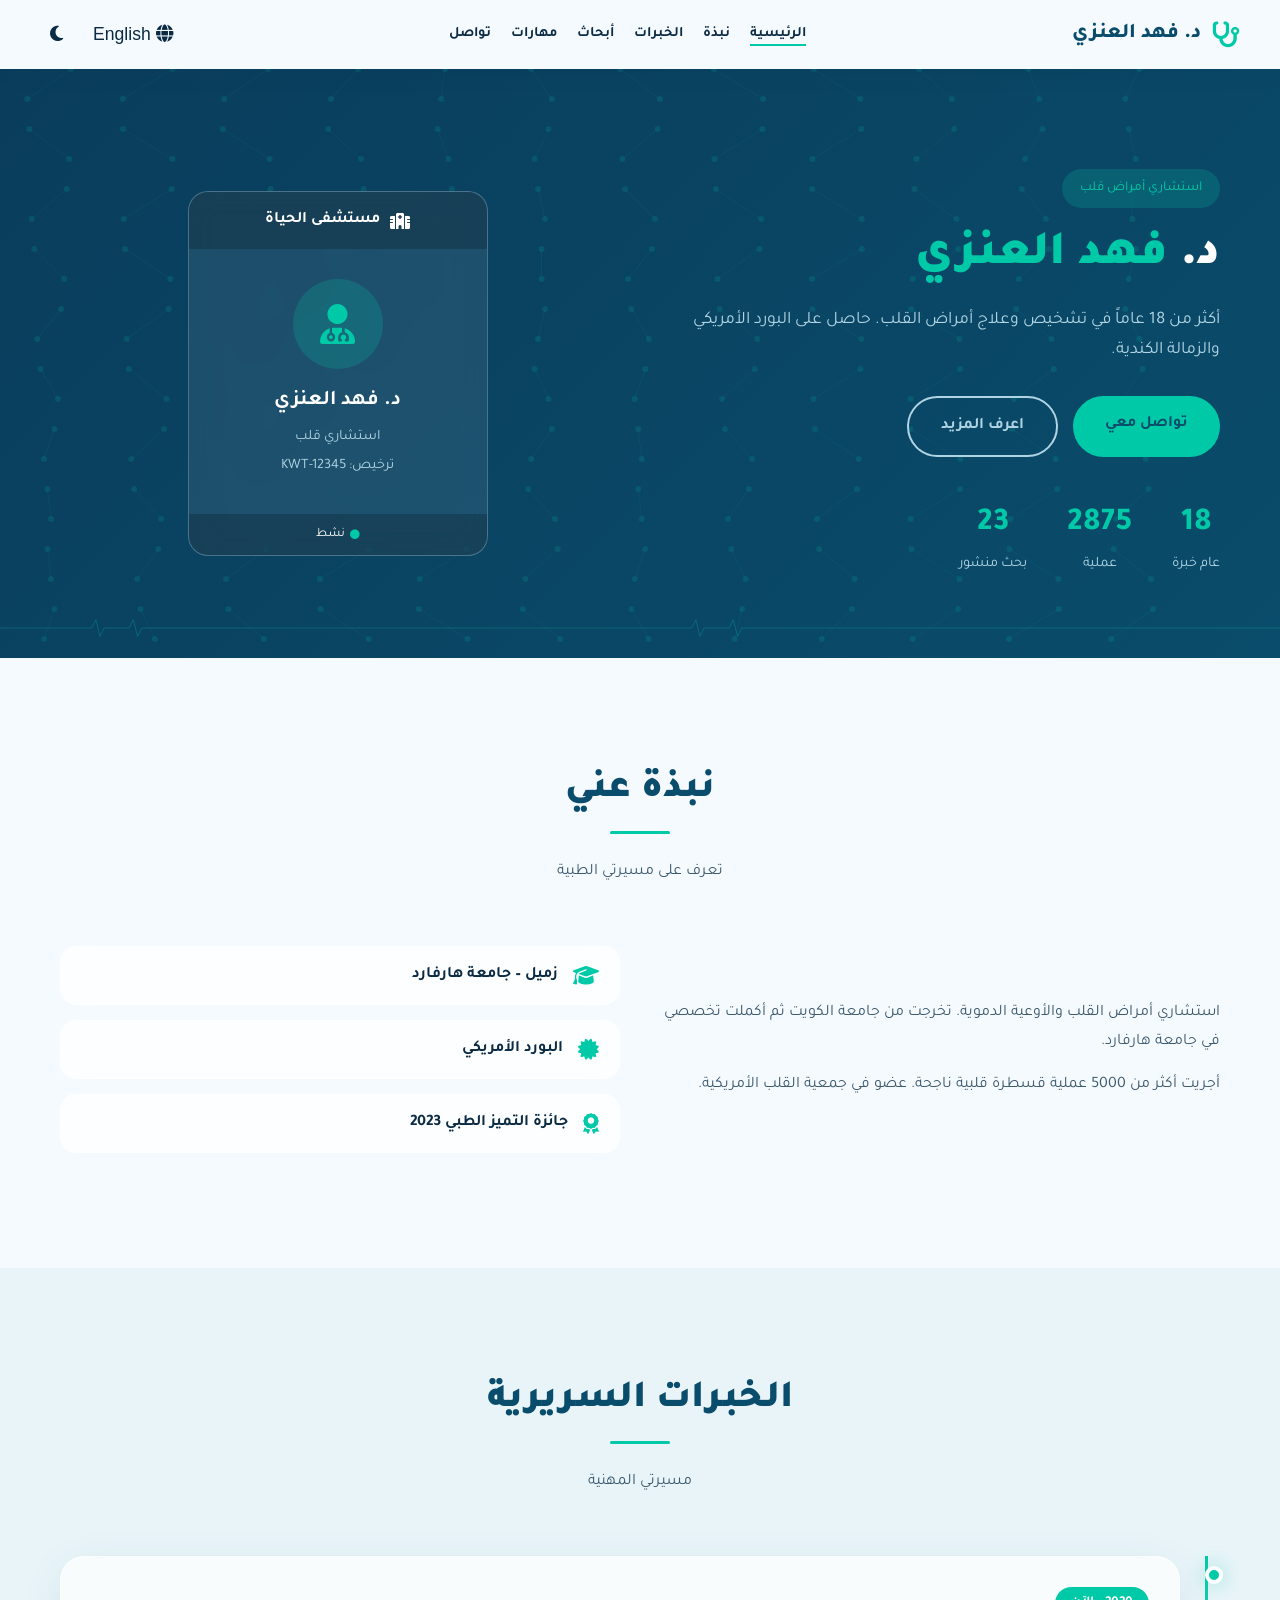
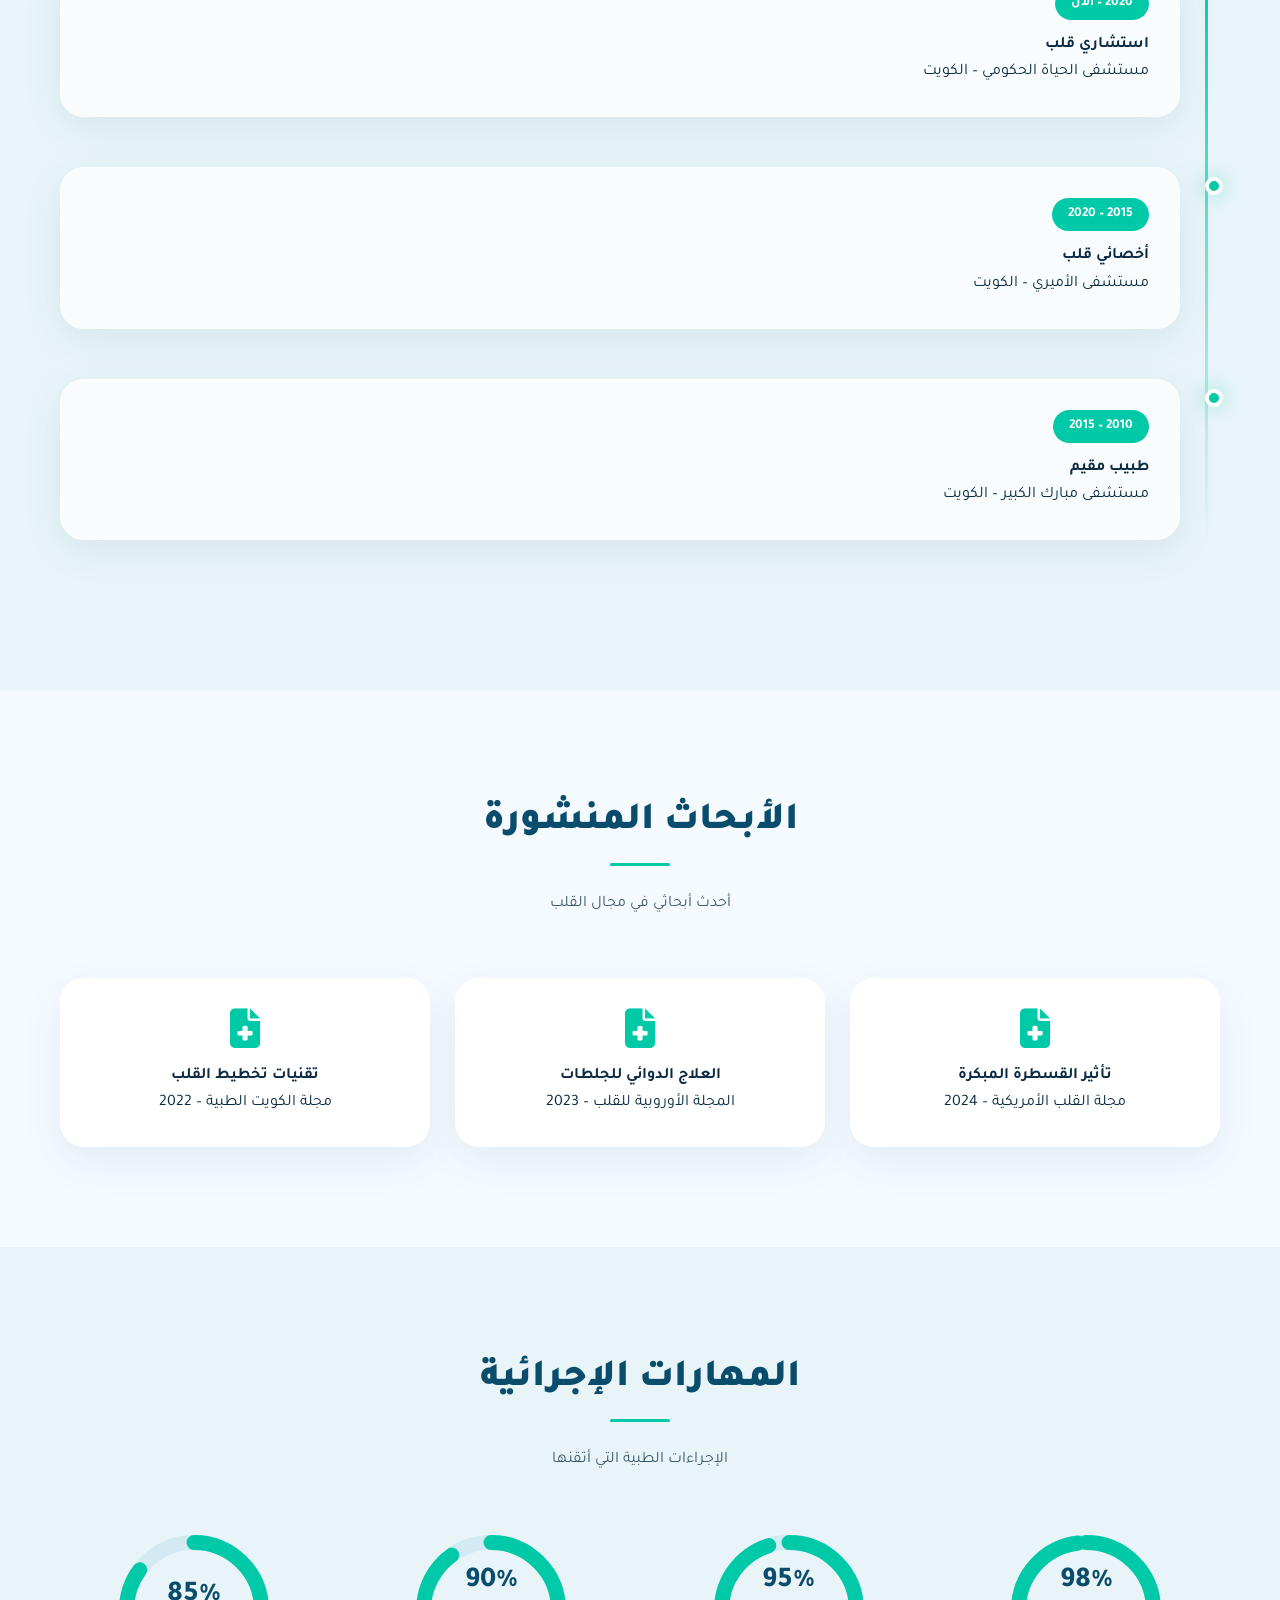
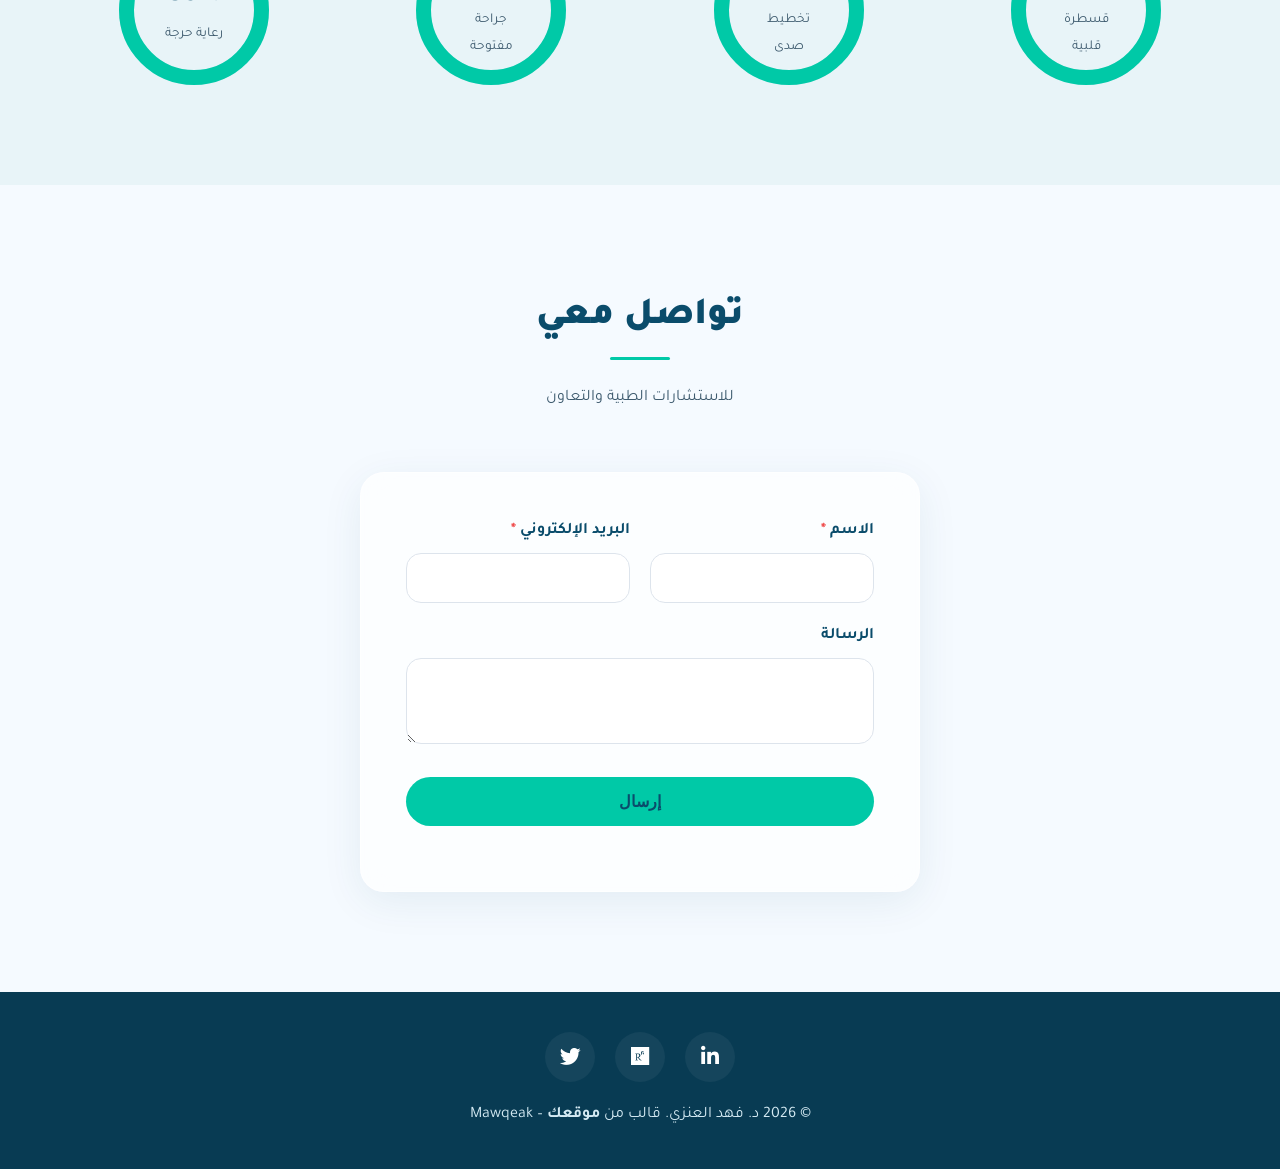
<file: index.html>
<!DOCTYPE html>
<html lang="ar" dir="rtl">
<head>
    <meta charset="UTF-8">
    <meta name="viewport" content="width=device-width, initial-scale=1.0">
    <title data-i18n="page_title">د. فهد العنزي | استشاري قلب</title>
    <link rel="icon" type="image/svg+xml" href="data:image/svg+xml,%3Csvg xmlns='http://www.w3.org/2000/svg' viewBox='0 0 100 100'%3E%3Crect width='100' height='100' rx='20' fill='%230a4c6b'/%3E%3Ctext x='50' y='65' text-anchor='middle' fill='%2300c9a7' font-size='40' font-weight='bold'%3E+%3C/text%3E%3C/svg%3E">
    <link href="https://fonts.googleapis.com/css2?family=Tajawal:wght@300;400;500;700;800;900&family=Poppins:wght@300;400;500;600;700&display=swap" rel="stylesheet">
    <link rel="stylesheet" href="https://cdnjs.cloudflare.com/ajax/libs/font-awesome/6.5.0/css/all.min.css">
    <link href="https://unpkg.com/aos@2.3.1/dist/aos.css" rel="stylesheet">
    <link rel="stylesheet" href="css/style.css">
    <link rel="stylesheet" href="css/dark-mode.css" id="dark-mode-css" disabled>
</head>
<body>
    <!-- HEADER -->
    <header class="header" id="header">
        <div class="container header-container">
            <a href="#home" class="logo">
                <i class="fas fa-stethoscope"></i>
                <span data-i18n="brand_name">د. فهد العنزي</span>
            </a>
            <nav class="nav-menu" id="navMenu">
                <ul class="nav-list">
                    <li><a href="#home" class="active" data-i18n="nav_home">الرئيسية</a></li>
                    <li><a href="#about" data-i18n="nav_about">نبذة</a></li>
                    <li><a href="#experience" data-i18n="nav_exp">الخبرات</a></li>
                    <li><a href="#research" data-i18n="nav_research">أبحاث</a></li>
                    <li><a href="#skills" data-i18n="nav_skills">مهارات</a></li>
                    <li><a href="#contact" data-i18n="nav_contact">تواصل</a></li>
                </ul>
            </nav>
            <div class="header-actions">
                <button id="langToggle" class="icon-btn"><i class="fas fa-globe"></i> <span>English</span></button>
                <button id="darkModeToggle" class="icon-btn"><i class="fas fa-moon"></i></button>
            </div>
        </div>
    </header>

    <!-- HERO -->
    <section class="hero" id="home">
        <canvas id="dnaCanvas"></canvas>
        <div class="hero-ecg"></div>
        <div class="container hero-content">
            <div class="hero-text" data-aos="fade-left">
                <span class="hero-badge" data-i18n="hero_badge">استشاري أمراض قلب</span>
                <h1><span data-i18n="hero_hello">د.</span> <span class="accent" data-i18n="hero_name">فهد العنزي</span></h1>
                <p data-i18n="hero_desc">أكثر من 18 عاماً في تشخيص وعلاج أمراض القلب. حاصل على البورد الأمريكي والزمالة الكندية.</p>
                <div class="hero-btns">
                    <a href="#contact" class="btn btn-primary" data-i18n="hero_btn1">تواصل معي</a>
                    <a href="#about" class="btn btn-outline" data-i18n="hero_btn2">اعرف المزيد</a>
                </div>
                <div class="hero-stats">
                    <div><span class="counter" data-target="18">0</span> <span data-i18n="stat_years">عام خبرة</span></div>
                    <div><span class="counter" data-target="5000">0</span> <span data-i18n="stat_surgeries">عملية</span></div>
                    <div><span class="counter" data-target="25">0</span> <span data-i18n="stat_papers">بحث منشور</span></div>
                </div>
            </div>
            <div class="hero-visual" data-aos="fade-right">
                <div class="id-card">
                    <div class="id-card-header">
                        <i class="fas fa-hospital"></i>
                        <span>مستشفى الحياة</span>
                    </div>
                    <div class="id-card-body">
                        <div class="id-avatar"><i class="fas fa-user-md"></i></div>
                        <h3 data-i18n="brand_name">د. فهد العنزي</h3>
                        <p data-i18n="id_specialty">استشاري قلب</p>
                        <p data-i18n="id_license">ترخيص: KWT-12345</p>
                    </div>
                    <div class="id-card-footer">
                        <i class="fas fa-circle" style="color:#00c9a7;font-size:0.6rem;"></i> <span>نشط</span>
                    </div>
                </div>
            </div>
        </div>
    </section>

    <!-- ABOUT with ID Card Style -->
    <section class="section" id="about">
        <div class="container">
            <div class="section-header" data-aos="fade-up">
                <h2 data-i18n="about_title">نبذة عني</h2>
                <p data-i18n="about_sub">تعرف على مسيرتي الطبية</p>
            </div>
            <div class="about-grid">
                <div class="about-text" data-aos="fade-left">
                    <p data-i18n="about_desc1">استشاري أمراض القلب والأوعية الدموية. تخرجت من جامعة الكويت ثم أكملت تخصصي في جامعة هارفارد. أؤمن بأن كل مريض يستحق رعاية استثنائية.</p>
                    <p data-i18n="about_desc2">أجريت أكثر من 5000 عملية قسطرة قلبية ناجحة. عضو في جمعية القلب الأمريكية والجمعية الأوروبية لأمراض القلب.</p>
                </div>
                <div class="about-cards" data-aos="fade-right">
                    <div class="mini-card"><i class="fas fa-graduation-cap"></i><span data-i18n="edu_harvard">زميل – جامعة هارفارد</span></div>
                    <div class="mini-card"><i class="fas fa-certificate"></i><span data-i18n="cert_board">البورد الأمريكي</span></div>
                    <div class="mini-card"><i class="fas fa-award"></i><span data-i18n="award_excellence">جائزة التميز الطبي 2023</span></div>
                </div>
            </div>
        </div>
    </section>

    <!-- EXPERIENCE Timeline -->
    <section class="section bg-light" id="experience">
        <div class="container">
            <div class="section-header" data-aos="fade-up">
                <h2 data-i18n="exp_title">الخبرات السريرية</h2>
                <p data-i18n="exp_sub">مسيرتي المهنية</p>
            </div>
            <div class="timeline">
                <div class="timeline-item" data-aos="fade-right"><div class="timeline-dot pulse"></div><div class="timeline-content glass-card"><span class="timeline-date">2020 – <span data-i18n="exp_now">الآن</span></span><h4 data-i18n="exp1_title">استشاري قلب</h4><p data-i18n="exp1_place">مستشفى الحياة الحكومي – الكويت</p></div></div>
                <div class="timeline-item" data-aos="fade-left"><div class="timeline-dot pulse"></div><div class="timeline-content glass-card"><span class="timeline-date">2015 – 2020</span><h4 data-i18n="exp2_title">أخصائي قلب</h4><p data-i18n="exp2_place">مستشفى الأميري – الكويت</p></div></div>
                <div class="timeline-item" data-aos="fade-right"><div class="timeline-dot pulse"></div><div class="timeline-content glass-card"><span class="timeline-date">2010 – 2015</span><h4 data-i18n="exp3_title">طبيب مقيم</h4><p data-i18n="exp3_place">مستشفى مبارك الكبير – الكويت</p></div></div>
            </div>
        </div>
    </section>

    <!-- RESEARCH -->
    <section class="section" id="research">
        <div class="container">
            <div class="section-header" data-aos="fade-up">
                <h2 data-i18n="research_title">الأبحاث المنشورة</h2>
                <p data-i18n="research_sub">أحدث أبحاثي في مجال القلب</p>
            </div>
            <div class="research-grid">
                <div class="research-card" data-aos="fade-up"><i class="fas fa-file-medical"></i><h4 data-i18n="paper1_title">تأثير القسطرة المبكرة</h4><p data-i18n="paper1_journal">مجلة القلب الأمريكية – 2024</p></div>
                <div class="research-card" data-aos="fade-up" data-aos-delay="100"><i class="fas fa-file-medical"></i><h4 data-i18n="paper2_title">العلاج الدوائي للجلطات</h4><p data-i18n="paper2_journal">المجلة الأوروبية للقلب – 2023</p></div>
                <div class="research-card" data-aos="fade-up" data-aos-delay="200"><i class="fas fa-file-medical"></i><h4 data-i18n="paper3_title">تقنيات تخطيط القلب</h4><p data-i18n="paper3_journal">مجلة الكويت الطبية – 2022</p></div>
            </div>
        </div>
    </section>

    <!-- SKILLS with Donut Charts -->
    <section class="section bg-light" id="skills">
        <div class="container">
            <div class="section-header" data-aos="fade-up">
                <h2 data-i18n="skills_title">المهارات الإجرائية</h2>
                <p data-i18n="skills_sub">الإجراءات الطبية التي أتقنها</p>
            </div>
            <div class="skills-grid">
                <div class="skill-donut" data-aos="zoom-in"><svg viewBox="0 0 100 100"><circle class="bg-circle" cx="50" cy="50" r="45"/><circle class="fg-circle" cx="50" cy="50" r="45" data-percent="98"/></svg><div class="donut-text"><span class="percent">98%</span><span class="label" data-i18n="skill1">قسطرة قلبية</span></div></div>
                <div class="skill-donut" data-aos="zoom-in" data-aos-delay="100"><svg viewBox="0 0 100 100"><circle class="bg-circle" cx="50" cy="50" r="45"/><circle class="fg-circle" cx="50" cy="50" r="45" data-percent="95"/></svg><div class="donut-text"><span class="percent">95%</span><span class="label" data-i18n="skill2">تخطيط صدى</span></div></div>
                <div class="skill-donut" data-aos="zoom-in" data-aos-delay="200"><svg viewBox="0 0 100 100"><circle class="bg-circle" cx="50" cy="50" r="45"/><circle class="fg-circle" cx="50" cy="50" r="45" data-percent="90"/></svg><div class="donut-text"><span class="percent">90%</span><span class="label" data-i18n="skill3">جراحة مفتوحة</span></div></div>
                <div class="skill-donut" data-aos="zoom-in" data-aos-delay="300"><svg viewBox="0 0 100 100"><circle class="bg-circle" cx="50" cy="50" r="45"/><circle class="fg-circle" cx="50" cy="50" r="45" data-percent="85"/></svg><div class="donut-text"><span class="percent">85%</span><span class="label" data-i18n="skill4">رعاية حرجة</span></div></div>
            </div>
        </div>
    </section>

    <!-- CONTACT -->
    <section class="section booking" id="contact">
        <div class="container booking-container">
            <div class="section-header" data-aos="fade-down">
                <h2 data-i18n="contact_title">تواصل معي</h2>
                <p data-i18n="contact_sub">للاستشارات الطبية والتعاون</p>
            </div>
            <form id="bookingForm" class="booking-form glass-card" data-aos="zoom-in">
                <div class="form-row">
                    <div class="form-group required-field"><label data-i18n="form_name">الاسم</label><input type="text" id="name" required></div>
                    <div class="form-group required-field"><label data-i18n="form_email">البريد الإلكتروني</label><input type="email" id="email" required></div>
                </div>
                <div class="form-group full"><label data-i18n="form_msg">الرسالة</label><textarea id="message" rows="3"></textarea></div>
                <button type="button" class="btn btn-primary btn-block" data-i18n="form_submit" onclick="submitContact()">إرسال</button>
                <div id="formFeedback" class="form-feedback"></div>
            </form>
        </div>
    </section>

    <!-- FOOTER -->
    <footer class="footer">
        <div class="container footer-content">
            <div class="social-links">
                <a href="#"><i class="fab fa-linkedin-in"></i></a>
                <a href="#"><i class="fab fa-researchgate"></i></a>
                <a href="#"><i class="fab fa-twitter"></i></a>
            </div>
            <p data-i18n="copyright">© 2026 د. فهد العنزي. قالب من <strong>موقعك</strong> – Mawqeak</p>
        </div>
    </footer>

    <!-- BOTTOM NAV -->
    <nav class="bottom-nav" id="bottomNav">
        <a href="#home" class="bottom-nav-item active"><i class="fas fa-home"></i><span data-i18n="nav_home">الرئيسية</span></a>
        <a href="#experience" class="bottom-nav-item"><i class="fas fa-briefcase"></i><span data-i18n="nav_exp">خبرات</span></a>
        <a href="#research" class="bottom-nav-item"><i class="fas fa-flask"></i><span data-i18n="nav_research">أبحاث</span></a>
        <a href="#contact" class="bottom-nav-item"><i class="fas fa-envelope"></i><span data-i18n="nav_contact">تواصل</span></a>
    </nav>

    <script src="https://unpkg.com/aos@2.3.1/dist/aos.js"></script>
    <script src="js/lang.js"></script>
    <script src="js/main.js"></script>
</body>
</html>
</file>
<file: css/style.css>
:root {
    --primary: #0a4c6b;
    --primary-dark: #083b53;
    --accent: #00c9a7;
    --accent-hover: #00b894;
    --bg: #f5faff;
    --bg-secondary: #e8f4f8;
    --text: #0b2b44;
    --text-light: #3d5a6e;
    --card-bg: #ffffff;
    --glass-bg: rgba(255,255,255,0.7);
    --glass-border: rgba(255,255,255,0.5);
    --glass-shadow: 0 10px 40px rgba(10,76,107,0.08);
    --header-bg: rgba(245,250,255,0.9);
    --radius: 24px;
    --transition: 0.3s ease;
}

* {
    margin: 0;
    padding: 0;
    box-sizing: border-box;
}

html {
    scroll-behavior: smooth;
}

body {
    font-family: 'Tajawal', sans-serif;
    background: var(--bg);
    color: var(--text);
    line-height: 1.7;
    overflow-x: hidden;
    width: 100%;
}

.container {
    max-width: 1200px;
    margin: 0 auto;
    padding: 0 20px;
}

a {
    text-decoration: none;
    color: inherit;
}

/* Header */
.header {
    background: var(--header-bg);
    backdrop-filter: blur(20px);
    box-shadow: 0 5px 30px rgba(0,0,0,0.03);
    position: sticky;
    top: 0;
    z-index: 1000;
    transition: transform 0.4s ease;
}

.header-hidden {
    transform: translateY(-100%);
}

.header-container {
    display: flex;
    align-items: center;
    justify-content: space-between;
    padding: 14px 0;
}

.logo {
    display: flex;
    align-items: center;
    gap: 10px;
    font-size: 1.3rem;
    font-weight: 800;
    color: var(--primary);
}

.logo i {
    font-size: 1.6rem;
    color: var(--accent);
}

.nav-list {
    display: flex;
    gap: 20px;
    list-style: none;
}

.nav-list a {
    font-weight: 600;
    color: var(--text);
    padding-bottom: 5px;
    position: relative;
    font-size: 0.9rem;
}

.nav-list a::after {
    content: '';
    position: absolute;
    bottom: 0;
    left: 0;
    width: 0;
    height: 2px;
    background: var(--accent);
    transition: width var(--transition);
}

.nav-list a:hover::after,
.nav-list a.active::after {
    width: 100%;
}

.header-actions {
    display: flex;
    align-items: center;
    gap: 10px;
}

.icon-btn {
    background: transparent;
    border: none;
    font-size: 1.1rem;
    cursor: pointer;
    color: var(--text);
    padding: 10px;
    border-radius: 50%;
    transition: all var(--transition);
}

.icon-btn:hover {
    background: rgba(0,201,167,0.1);
    color: var(--accent);
}

/* Hero */
.hero {
    background: linear-gradient(135deg, #0a3d5c, #0a4c6b);
    color: #fff;
    padding: 100px 0 80px;
    position: relative;
    overflow: hidden;
}

#dnaCanvas {
    position: absolute;
    top: 0;
    left: 0;
    width: 100%;
    height: 100%;
    z-index: 0;
}

.hero-ecg {
    position: absolute;
    bottom: 0;
    left: 0;
    width: 100%;
    height: 60px;
    z-index: 1;
    background: url("data:image/svg+xml,%3Csvg xmlns='http://www.w3.org/2000/svg' viewBox='0 0 1440 60'%3E%3Cpath d='M0 30 L200 30 L220 30 L230 10 L240 50 L250 30 L260 30 L300 30 L310 30 L320 10 L330 50 L340 30 L350 30 L1440 30' fill='none' stroke='rgba(0,201,167,0.3)' stroke-width='2'/%3E%3C/svg%3E") repeat-x;
    background-size: 600px 60px;
    animation: ecgMove 4s linear infinite;
}

@keyframes ecgMove {
    0% {
        background-position: 0 0;
    }
    100% {
        background-position: 600px 0;
    }
}

.hero-content {
    position: relative;
    z-index: 2;
    display: flex;
    align-items: center;
    gap: 50px;
}

.hero-text {
    flex: 1;
}

.hero-badge {
    display: inline-block;
    background: rgba(0,201,167,0.2);
    color: var(--accent);
    padding: 8px 18px;
    border-radius: 20px;
    font-size: 0.85rem;
    margin-bottom: 20px;
}

.hero-text h1 {
    font-size: 3rem;
    font-weight: 900;
    line-height: 1.2;
    margin-bottom: 20px;
}

.hero-text .accent {
    color: var(--accent);
}

.hero-text p {
    font-size: 1.1rem;
    color: #b0d4e3;
    margin-bottom: 30px;
}

.hero-btns {
    display: flex;
    gap: 15px;
    flex-wrap: wrap;
}

.btn {
    display: inline-block;
    padding: 15px 32px;
    border-radius: 50px;
    font-weight: 700;
    text-align: center;
    transition: all 0.3s ease;
    cursor: pointer;
    border: none;
    font-size: 1rem;
    position: relative;
    overflow: hidden;
}

.btn-primary {
    background: var(--accent);
    color: #0a4c6b;
}

.btn-primary:hover {
    background: var(--accent-hover);
    transform: translateY(-3px);
    box-shadow: 0 15px 30px rgba(0,201,167,0.4);
}

.btn-outline {
    border: 2px solid #b0d4e3;
    color: #b0d4e3;
    background: transparent;
}

.btn-outline:hover {
    background: #fff;
    color: var(--primary);
    transform: translateY(-3px);
}

.btn-block {
    width: 100%;
}

.hero-stats {
    display: flex;
    gap: 40px;
    margin-top: 40px;
}

.hero-stats div {
    text-align: center;
}

.hero-stats span:first-child {
    display: block;
    font-size: 2rem;
    font-weight: 800;
    color: var(--accent);
}

.hero-stats span:last-child {
    color: #b0d4e3;
    font-size: 0.9rem;
}

/* ID Card */
.hero-visual {
    flex: 1;
    text-align: center;
}

.id-card {
    width: 300px;
    margin: 0 auto;
    background: rgba(255,255,255,0.08);
    backdrop-filter: blur(15px);
    border-radius: 20px;
    overflow: hidden;
    border: 1px solid rgba(255,255,255,0.2);
    transition: 0.4s;
}

.id-card:hover {
    transform: translateY(-5px);
    box-shadow: 0 20px 50px rgba(0,0,0,0.3);
}

.id-card-header {
    background: rgba(0,0,0,0.2);
    padding: 15px;
    display: flex;
    align-items: center;
    gap: 10px;
    justify-content: center;
    font-weight: 700;
}

.id-card-body {
    padding: 30px 20px;
    text-align: center;
}

.id-avatar {
    width: 90px;
    height: 90px;
    border-radius: 50%;
    background: rgba(0,201,167,0.2);
    display: flex;
    align-items: center;
    justify-content: center;
    margin: 0 auto 15px;
    font-size: 2.5rem;
    color: var(--accent);
}

.id-card-body h3 {
    font-size: 1.3rem;
    margin-bottom: 5px;
}

.id-card-body p {
    color: #b0d4e3;
    font-size: 0.9rem;
    margin-bottom: 5px;
}

.id-card-footer {
    background: rgba(0,0,0,0.2);
    padding: 10px;
    text-align: center;
    font-size: 0.8rem;
    display: flex;
    align-items: center;
    justify-content: center;
    gap: 5px;
}

/* Sections */
.section {
    padding: 100px 0;
}

.bg-light {
    background: var(--bg-secondary);
}

.section-header {
    text-align: center;
    margin-bottom: 60px;
}

.section-header h2 {
    font-size: 2.4rem;
    font-weight: 900;
    color: var(--primary);
    margin-bottom: 15px;
    position: relative;
    display: inline-block;
}

.section-header h2::after {
    content: '';
    position: absolute;
    bottom: -10px;
    left: 50%;
    transform: translateX(-50%);
    width: 60px;
    height: 3px;
    background: var(--accent);
    border-radius: 10px;
}

.section-header p {
    color: var(--text-light);
    margin-top: 20px;
}

/* About */
.about-grid {
    display: grid;
    grid-template-columns: 1fr 1fr;
    gap: 40px;
    align-items: center;
}

.about-text p {
    color: var(--text-light);
    margin-bottom: 15px;
    line-height: 1.8;
}

.mini-card {
    background: var(--glass-bg);
    backdrop-filter: blur(15px);
    border: 1px solid var(--glass-border);
    border-radius: 16px;
    padding: 15px 20px;
    margin-bottom: 15px;
    display: flex;
    align-items: center;
    gap: 15px;
    font-weight: 600;
    transition: 0.3s;
}

.mini-card:hover {
    transform: translateX(-5px);
    background: var(--accent);
    color: #fff;
}

.mini-card i {
    color: var(--accent);
    font-size: 1.3rem;
}

.mini-card:hover i {
    color: #fff;
}

/* Timeline */
.timeline {
    position: relative;
}

[dir="rtl"] .timeline {
    padding-right: 40px;
}

[dir="rtl"] .timeline::before {
    right: 12px;
}

[dir="rtl"] .timeline-dot {
    right: -43px;
}

[dir="ltr"] .timeline {
    padding-left: 40px;
}

[dir="ltr"] .timeline::before {
    left: 12px;
}

[dir="ltr"] .timeline-dot {
    left: -43px;
}

.timeline::before {
    content: '';
    position: absolute;
    top: 0;
    bottom: 0;
    width: 3px;
    background: linear-gradient(180deg, var(--accent), transparent);
}

.timeline-item {
    position: relative;
    margin-bottom: 50px;
}

.timeline-dot {
    position: absolute;
    top: 10px;
    width: 18px;
    height: 18px;
    border-radius: 50%;
    background: var(--accent);
    border: 4px solid #fff;
    box-shadow: 0 0 20px rgba(0,201,167,0.4);
}

.timeline-dot.pulse {
    animation: pulse 2s infinite;
}

@keyframes pulse {
    0% {
        box-shadow: 0 0 0 0 rgba(0,201,167,0.4);
    }
    70% {
        box-shadow: 0 0 0 20px rgba(0,201,167,0);
    }
    100% {
        box-shadow: 0 0 0 0 rgba(0,201,167,0);
    }
}

.glass-card {
    background: var(--glass-bg);
    backdrop-filter: blur(15px);
    border: 1px solid var(--glass-border);
    border-radius: var(--radius);
    padding: 30px;
    box-shadow: var(--glass-shadow);
    transition: 0.3s;
}

.glass-card:hover {
    transform: translateY(-5px);
    box-shadow: 0 20px 50px rgba(10,76,107,0.15);
}

.timeline-date {
    display: inline-block;
    padding: 5px 16px;
    background: var(--accent);
    color: #fff;
    border-radius: 20px;
    font-size: 0.85rem;
    font-weight: 700;
    margin-bottom: 12px;
}

/* Research */
.research-grid {
    display: grid;
    grid-template-columns: repeat(auto-fit, minmax(280px, 1fr));
    gap: 25px;
}

.research-card {
    background: var(--card-bg);
    border-radius: var(--radius);
    padding: 30px;
    text-align: center;
    box-shadow: 0 15px 40px rgba(10,76,107,0.08);
    transition: 0.3s;
}

.research-card:hover {
    transform: translateY(-8px);
    box-shadow: 0 25px 50px rgba(10,76,107,0.15);
}

.research-card i {
    font-size: 2.5rem;
    color: var(--accent);
    margin-bottom: 15px;
}

/* Skills Donut */
.skills-grid {
    display: grid;
    grid-template-columns: repeat(auto-fit, minmax(180px, 1fr));
    gap: 30px;
    justify-items: center;
}

.skill-donut {
    position: relative;
    width: 150px;
    height: 150px;
    transition: 0.3s;
}

.skill-donut:hover {
    transform: scale(1.1);
}

.skill-donut svg {
    width: 100%;
    height: 100%;
    transform: rotate(-90deg);
}

.bg-circle {
    fill: none;
    stroke: #d4eaf3;
    stroke-width: 10;
}

.fg-circle {
    fill: none;
    stroke: var(--accent);
    stroke-width: 10;
    stroke-linecap: round;
    stroke-dasharray: 283;
    stroke-dashoffset: 283;
    transition: stroke-dashoffset 1.5s ease;
}

.donut-text {
    position: absolute;
    top: 50%;
    left: 50%;
    transform: translate(-50%, -50%);
    text-align: center;
}

.donut-text .percent {
    font-size: 1.8rem;
    font-weight: 800;
    color: var(--primary);
    display: block;
}

.donut-text .label {
    font-size: 0.85rem;
    color: var(--text-light);
}

/* Contact */
.booking-container {
    max-width: 600px;
    margin: 0 auto;
}

.booking-form {
    border-radius: var(--radius);
    padding: 45px;
}

.form-row {
    display: grid;
    grid-template-columns: 1fr 1fr;
    gap: 20px;
}

.form-group {
    margin-bottom: 20px;
}

.form-group.full {
    grid-column: span 2;
}

.form-group label {
    font-weight: 600;
    display: block;
    margin-bottom: 8px;
    color: var(--primary);
}

.form-group input,
.form-group textarea {
    width: 100%;
    padding: 15px;
    border: 1px solid #dde4ec;
    border-radius: 15px;
    font-family: inherit;
    font-size: 0.95rem;
    transition: 0.3s;
}

.form-group input:focus,
.form-group textarea:focus {
    border-color: var(--accent);
    outline: none;
    box-shadow: 0 0 0 4px rgba(0,201,167,0.1);
}

.required-field label::after {
    content: " *";
    color: #ef4444;
}

.form-feedback {
    text-align: center;
    margin-top: 20px;
    font-weight: 600;
}

/* Footer */
.footer {
    background: var(--primary-dark);
    color: #d4eaf3;
    padding: 40px 0;
    text-align: center;
}

.footer .social-links {
    display: flex;
    justify-content: center;
    gap: 20px;
    margin-bottom: 20px;
}

.footer .social-links a {
    width: 50px;
    height: 50px;
    border-radius: 50%;
    background: rgba(255,255,255,0.05);
    display: flex;
    align-items: center;
    justify-content: center;
    color: #fff;
    font-size: 1.3rem;
    transition: 0.3s;
}

.footer .social-links a:hover {
    background: var(--accent);
    color: var(--primary);
}

/* Bottom Nav */
.bottom-nav {
    display: none;
    position: fixed;
    bottom: 0;
    left: 0;
    width: 100%;
    background: var(--card-bg);
    backdrop-filter: blur(20px);
    box-shadow: 0 -5px 30px rgba(0,0,0,0.05);
    z-index: 999;
    justify-content: space-around;
    padding: 12px 0;
    transition: transform 0.4s ease;
}

.bottom-nav-hidden {
    transform: translateY(100%);
}

.bottom-nav-item {
    display: flex;
    flex-direction: column;
    align-items: center;
    gap: 5px;
    color: var(--text-light);
    font-size: 0.75rem;
}

.bottom-nav-item i {
    font-size: 1.3rem;
}

.bottom-nav-item.active {
    color: var(--accent);
    font-weight: 700;
}

/* ========== Responsive ========== */
@media (max-width: 992px) {
    .hero-content {
        flex-direction: column-reverse;
        text-align: center;
    }
    .hero-text h1 {
        font-size: 2.2rem;
    }
    .hero-stats {
        justify-content: center;
    }
    .about-grid {
        grid-template-columns: 1fr;
    }
}

/* ========== الجوال - بدون أي فراغات ========== */
@media (max-width: 768px) {
    /* إخفاء القائمة العادية */
    .nav-list {
        display: none !important;
    }
    
    /* الحاوية تمتد لكامل العرض */
    .container {
        max-width: 100% !important;
        padding: 0 20px !important;
    }
    
    /* منع التمرير الأفقي */
    html,
    body {
        overflow-x: hidden !important;
        width: 100% !important;
    }
    
    /* الهيرو */
    .hero {
        padding: 80px 0 60px;
    }
    
    .hero .container,
    .section .container {
        padding: 0 20px !important;
    }
    
    /* الأزرار */
    .hero-btns {
        justify-content: center;
    }
    
    /* البطاقة */
    .hero-visual {
        width: 100%;
        display: flex;
        justify-content: center;
    }
    
    .id-card {
        width: 280px;
    }
    
    /* الشبكات */
    .research-grid,
    .skills-grid {
        width: 100%;
        overflow-x: hidden;
    }
    
    /* النموذج */
    .form-row {
        grid-template-columns: 1fr;
    }
    .form-group.full {
        grid-column: span 1;
    }
    
    /* الشريط السفلي */
    .bottom-nav {
        display: flex;
    }
    
    body {
        padding-bottom: 0 !important;
    }
    
    /* الخط الزمني للجوال */
    [dir="rtl"] .timeline {
        padding-right: 25px !important;
    }
    [dir="rtl"] .timeline-dot {
        right: -33px;
    }
    [dir="ltr"] .timeline {
        padding-left: 25px !important;
    }
    [dir="ltr"] .timeline-dot {
        left: -33px;
    }
    
    /* مهارات */
    .skills-grid {
        grid-template-columns: repeat(auto-fit, minmax(140px, 1fr));
    }
}
</file>
<file: css/dark-mode.css>
/* ========== Dark Mode - All White Text ========== */
body.dark {
    --bg: #0a1622;
    --bg-secondary: #112233;
    --text: #ffffff;
    --text-light: #e0e8f0;
    --card-bg: #112233;
    --glass-bg: rgba(17,34,51,0.7);
    --glass-border: rgba(255,255,255,0.08);
    --glass-shadow: 0 10px 40px rgba(0,0,0,0.4);
    --header-bg: rgba(10,22,34,0.95);
}

/* جميع النصوص الأساسية */
body.dark,
body.dark h1, body.dark h2, body.dark h3, body.dark h4, body.dark h5, body.dark h6,
body.dark p, body.dark span, body.dark a, body.dark li, body.dark label,
body.dark .nav-list a, body.dark .logo, body.dark .icon-btn,
body.dark .section-header h2, body.dark .section-header p,
body.dark .about-text p, body.dark .mini-card, body.dark .mini-card span,
body.dark .timeline-content h4, body.dark .timeline-content p,
body.dark .research-card h4, body.dark .research-card p,
body.dark .id-card-body h3, body.dark .id-card-body p,
body.dark .id-card-footer span,
body.dark .glass-card h4, body.dark .glass-card p,
body.dark .donut-text .percent, body.dark .donut-text .label,
body.dark .form-group label,
body.dark .bottom-nav-item,
body.dark .footer p,
body.dark .booking-form input,
body.dark .booking-form textarea {
    color: #ffffff !important;
}

/* استثناءات للتمييز */
body.dark .accent,
body.dark .hero-text .accent { color: #00c9a7 !important; }
body.dark .hero-badge { color: #00c9a7 !important; }
body.dark .hero-text p { color: #b0d4e3 !important; }
body.dark .hero-stats span:first-child { color: #00c9a7 !important; }
body.dark .hero-stats span:last-child { color: #b0d4e3 !important; }
body.dark .timeline-date { background: #00c9a7; color: #0a1622 !important; }
body.dark .id-card-header { background: rgba(0,0,0,0.3); }
body.dark .id-card-footer { background: rgba(0,0,0,0.3); }

/* أزرار */
body.dark .btn-outline { border-color: #00c9a7; color: #00c9a7 !important; }
body.dark .btn-outline:hover { background: #00c9a7; color: #0a1622 !important; }
body.dark .btn-primary { background: #00c9a7; color: #0a1622 !important; }
body.dark .btn-primary:hover { background: #00b894; }

/* أيقونات */
body.dark .mini-card i { color: #00c9a7 !important; }
body.dark .mini-card:hover i { color: #0a1622 !important; }
body.dark .mini-card:hover { background: #00c9a7; color: #0a1622 !important; }
body.dark .mini-card:hover span { color: #0a1622 !important; }
body.dark .research-card i { color: #00c9a7 !important; }

/* المخططات الدائرية */
body.dark .bg-circle { stroke: #1a3344; }
body.dark .fg-circle { stroke: #00c9a7; }

/* الفوتر */
body.dark .footer { background: #060e18; }
body.dark .footer .social-links a { background: rgba(255,255,255,0.05); color: #fff; }
body.dark .footer .social-links a:hover { background: #00c9a7; color: #0a1622 !important; }

/* النموذج */
body.dark .booking-form input,
body.dark .booking-form textarea {
    background: rgba(255,255,255,0.03);
    border-color: rgba(255,255,255,0.1);
}
body.dark .booking-form input::placeholder,
body.dark .booking-form textarea::placeholder { color: #6b8a9e; }

/* الشريط السفلي */
body.dark .bottom-nav { background: #0e1e2e; border-top: 1px solid rgba(255,255,255,0.05); }
body.dark .bottom-nav-item.active { color: #00c9a7 !important; }

/* البطاقة الزجاجية */
body.dark .glass-card { background: rgba(17,34,51,0.8); border-color: rgba(255,255,255,0.08); }
</file>
